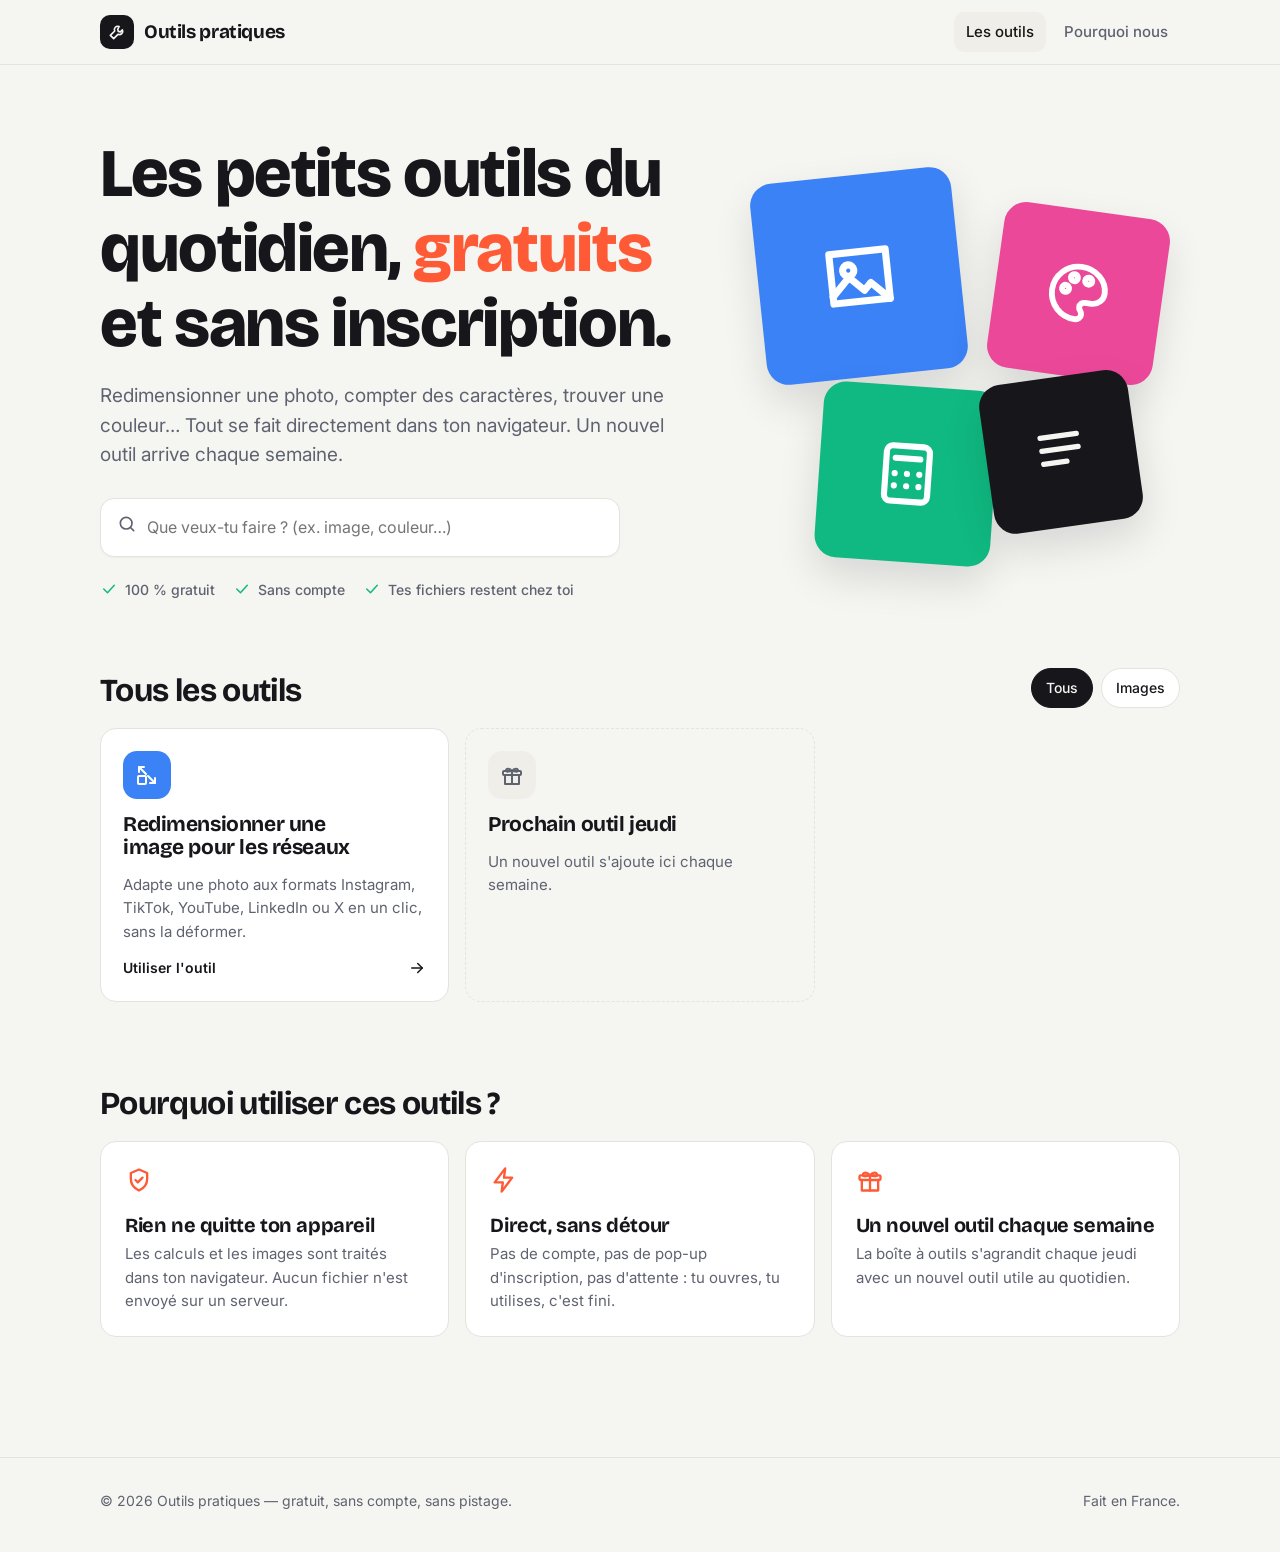
<file: index.html>
<!doctype html>
<html lang="fr">
<head>
<meta charset="utf-8">
<meta name="viewport" content="width=device-width,initial-scale=1">
<title>Outils pratiques — petits outils en ligne gratuits, sans inscription</title>
<meta name="description" content="Des outils en ligne gratuits pour le quotidien : images, texte, couleurs, calculs. Sans inscription, et rien n'est envoyé sur un serveur.">
<link rel="canonical" href="https://outils-pratiques.vercel.app/">
<meta property="og:title" content="Outils pratiques — gratuits et sans inscription">
<meta property="og:description" content="Des petits outils du quotidien qui marchent directement dans ton navigateur.">
<link rel="preconnect" href="https://fonts.googleapis.com"><link rel="preconnect" href="https://fonts.gstatic.com" crossorigin>
<link rel="stylesheet" href="https://fonts.googleapis.com/css2?family=Bricolage+Grotesque:opsz,wght@12..96,600;12..96,800&family=Inter:wght@400;500;600&display=swap">
<link rel="stylesheet" href="/assets/style.css">
<link rel="icon" href="data:image/svg+xml,%3Csvg xmlns='http://www.w3.org/2000/svg' viewBox='0 0 32 32'%3E%3Crect width='32' height='32' rx='8' fill='%2316161b'/%3E%3Cpath d='M19.3 7.3a5.3 5.3 0 0 0-7 7L5.3 21.3l5.4 5.4 7-7a5.3 5.3 0 0 0 7-7l-3.2 3.2-3.5-.8-.8-3.5z' fill='none' stroke='%23fff' stroke-width='2.4' stroke-linejoin='round'/%3E%3C/svg%3E">
</head>
<body>
<header class="site-head"><div class="wrap">
  <a class="logo" href="/"><span class="mark" data-icon="logo"></span>Outils pratiques</a>
  <nav><a href="/#outils" aria-current="page">Les outils</a><a href="/#pourquoi" class="hide-sm">Pourquoi nous</a></nav>
</div></header>

<main>
  <section class="wrap hero">
    <div>
      <h1>Les petits outils du quotidien, <em>gratuits</em> et sans inscription.</h1>
      <p>Redimensionner une photo, compter des caractères, trouver une couleur… Tout se fait directement dans ton navigateur. Un nouvel outil arrive chaque semaine.</p>
      <label class="search" for="q"><span data-icon="search"></span><input id="q" type="search" placeholder="Que veux-tu faire ? (ex. image, couleur…)" autocomplete="off"></label>
      <div class="trust">
        <span><span data-icon="check"></span>100 % gratuit</span>
        <span><span data-icon="check"></span>Sans compte</span>
        <span><span data-icon="check"></span>Tes fichiers restent chez toi</span>
      </div>
    </div>
    <div class="hero-art" aria-hidden="true">
      <div class="tile t1" data-icon="image"></div>
      <div class="tile t2" data-icon="couleurs"></div>
      <div class="tile t3" data-icon="calculs"></div>
      <div class="tile t4" data-icon="texte"></div>
    </div>
  </section>

  <section class="wrap section" id="outils">
    <div class="section-head">
      <h2>Tous les outils</h2>
      <div class="filters" id="filters"></div>
    </div>
    <div class="tools" id="tools">
      <noscript><a class="tool-card" href="/outils/redimensionner-image-reseaux/"><h3>Redimensionner une image pour les réseaux</h3></a></noscript>
    </div>
  </section>

  <section class="wrap section" id="pourquoi">
    <div class="section-head"><h2>Pourquoi utiliser ces outils ?</h2></div>
    <div class="why">
      <div><span data-icon="shield"></span><h3>Rien ne quitte ton appareil</h3><p>Les calculs et les images sont traités dans ton navigateur. Aucun fichier n'est envoyé sur un serveur.</p></div>
      <div><span data-icon="bolt"></span><h3>Direct, sans détour</h3><p>Pas de compte, pas de pop-up d'inscription, pas d'attente : tu ouvres, tu utilises, c'est fini.</p></div>
      <div><span data-icon="gift"></span><h3>Un nouvel outil chaque semaine</h3><p>La boîte à outils s'agrandit chaque jeudi avec un nouvel outil utile au quotidien.</p></div>
    </div>
  </section>
</main>

<footer class="site-foot"><div class="wrap">
  <span>© 2026 Outils pratiques — gratuit, sans compte, sans pistage.</span>
  <span>Fait en France.</span>
</div></footer>

<script src="/assets/icons.js"></script>
<script>
const CAT={images:"Images",texte:"Texte",couleurs:"Couleurs",calculs:"Calculs",productivite:"Productivité"};
const state={cat:"",q:"",list:[]};
const norm=s=>s.toLowerCase().normalize("NFD").replace(/[̀-ͯ]/g,"");
function render(){
  const recent=Date.now()-14*864e5;
  const items=state.list.filter(t=>(!state.cat||t.categorie===state.cat)&&(!state.q||norm(t.titre+" "+t.description+" "+(CAT[t.categorie]||"")).includes(state.q)));
  const el=document.getElementById("tools");
  el.innerHTML=items.map(t=>`<a class="tool-card" href="/outils/${t.slug}/">
      ${new Date(t.date).getTime()>recent?'<span class="badge">Nouveau</span>':''}
      <span class="ic" style="background:var(--c-${t.categorie})">${icon(t.icone||t.categorie)}</span>
      <h3></h3><p></p>
      <span class="go">Utiliser l'outil ${icon("arrow")}</span></a>`).join("")+
    (state.q||state.cat?"":`<div class="tool-card soon"><span class="ic">${icon("gift")}</span><h3>Prochain outil jeudi</h3><p>Un nouvel outil s'ajoute ici chaque semaine.</p></div>`);
  [...el.querySelectorAll("a.tool-card")].forEach((a,i)=>{a.querySelector("h3").textContent=items[i].titre;a.querySelector("p").textContent=items[i].description});
  if(!items.length)el.innerHTML='<p style="color:var(--muted)">Aucun outil ne correspond pour l\'instant.</p>';
}
function filters(){
  const used=[...new Set(state.list.map(t=>t.categorie))];
  const f=document.getElementById("filters");
  f.innerHTML=`<button class="chip" data-c="" aria-pressed="${!state.cat}">Tous</button>`+used.map(c=>`<button class="chip" data-c="${c}" aria-pressed="${state.cat===c}">${CAT[c]||c}</button>`).join("");
}
document.getElementById("filters").addEventListener("click",e=>{const b=e.target.closest("[data-c]");if(!b)return;state.cat=b.dataset.c;filters();render()});
document.getElementById("q").addEventListener("input",e=>{state.q=norm(e.target.value.trim());render()});
fetch("/tools.json").then(r=>r.json()).then(l=>{state.list=l.sort((a,b)=>b.date.localeCompare(a.date));filters();render()});
</script>
</body>
</html>
</file>
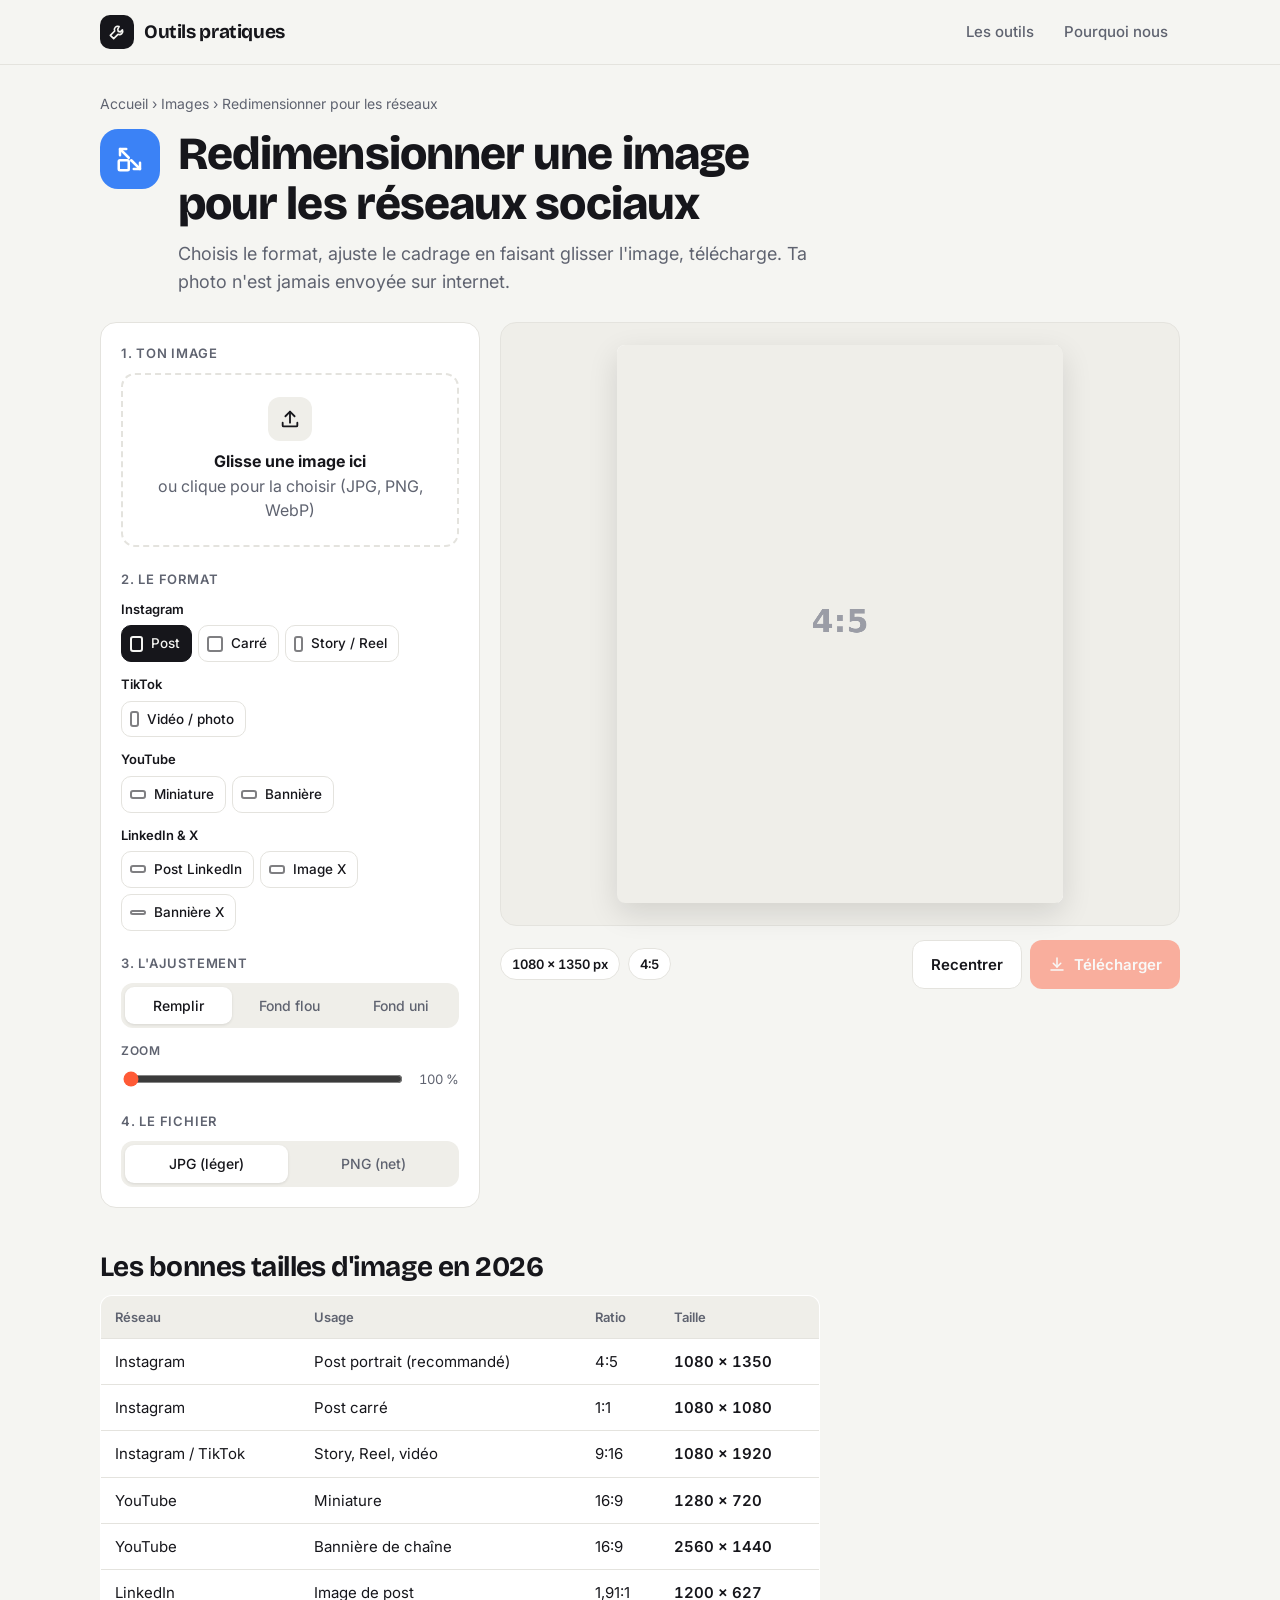
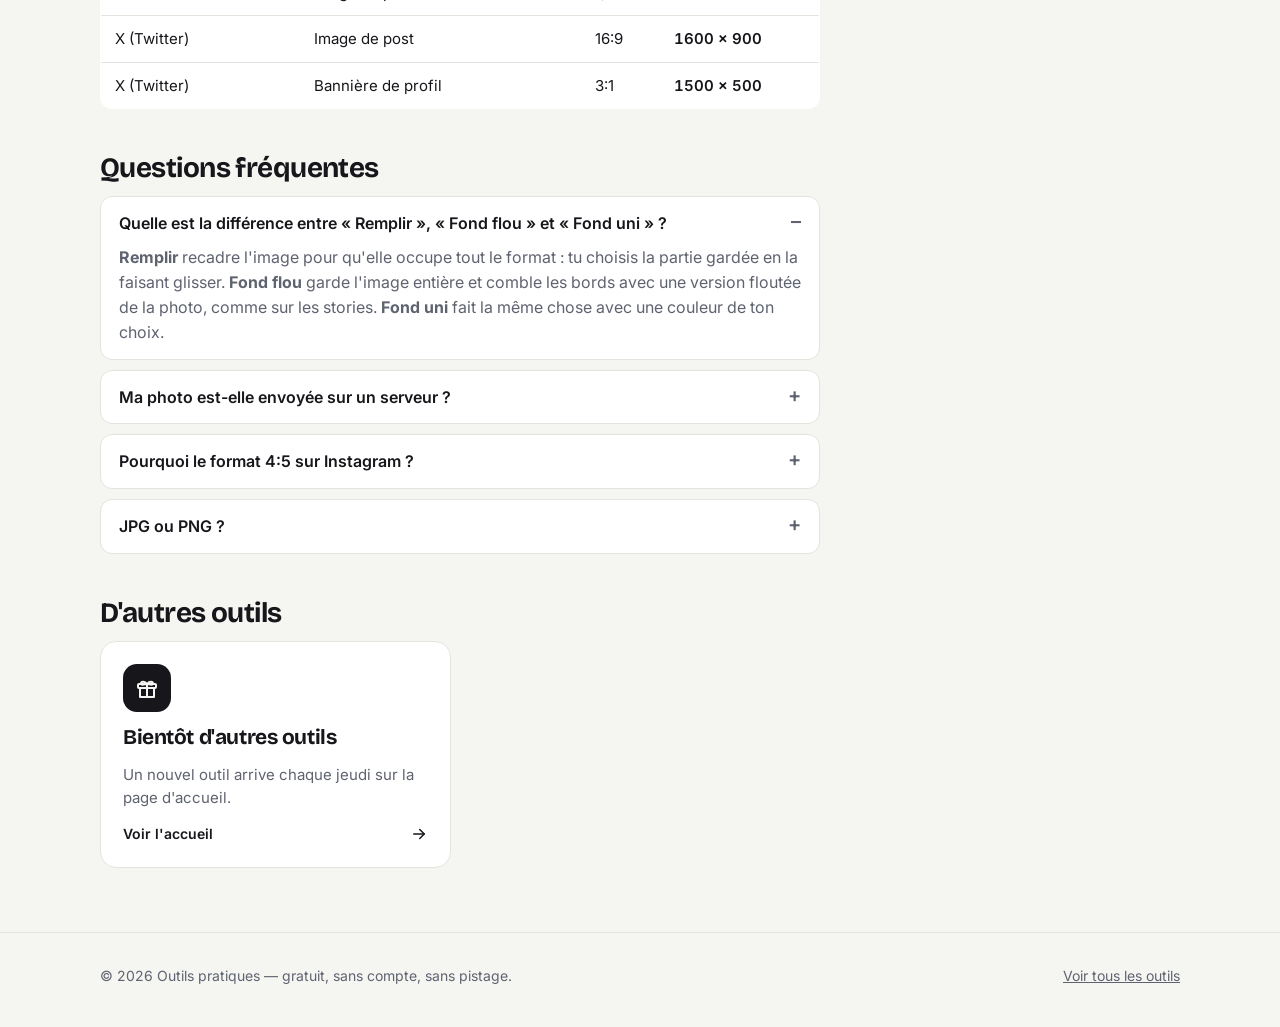
<file: outils/redimensionner-image-reseaux/index.html>
<!doctype html>
<html lang="fr">
<head>
<meta charset="utf-8">
<meta name="viewport" content="width=device-width,initial-scale=1">
<title>Redimensionner une image pour Instagram, TikTok, YouTube (gratuit) — Outils pratiques</title>
<meta name="description" content="Redimensionne une photo aux bons formats Instagram (post 4:5, story, Reel), TikTok, YouTube, LinkedIn et X. Recadrage réglable, fond flou ou couleur. Gratuit, sans inscription, sans envoi de fichier.">
<link rel="canonical" href="https://outils-pratiques.vercel.app/outils/redimensionner-image-reseaux/">
<link rel="preconnect" href="https://fonts.googleapis.com"><link rel="preconnect" href="https://fonts.gstatic.com" crossorigin>
<link rel="stylesheet" href="https://fonts.googleapis.com/css2?family=Bricolage+Grotesque:opsz,wght@12..96,600;12..96,800&family=Inter:wght@400;500;600&display=swap">
<link rel="stylesheet" href="/assets/style.css">
<link rel="icon" href="data:image/svg+xml,%3Csvg xmlns='http://www.w3.org/2000/svg' viewBox='0 0 32 32'%3E%3Crect width='32' height='32' rx='8' fill='%2316161b'/%3E%3Cpath d='M19.3 7.3a5.3 5.3 0 0 0-7 7L5.3 21.3l5.4 5.4 7-7a5.3 5.3 0 0 0 7-7l-3.2 3.2-3.5-.8-.8-3.5z' fill='none' stroke='%23fff' stroke-width='2.4' stroke-linejoin='round'/%3E%3C/svg%3E">
<style>
.drop{display:flex;flex-direction:column;align-items:center;gap:8px;text-align:center;border:2px dashed var(--line);border-radius:14px;padding:22px 16px;cursor:pointer;color:var(--muted);transition:border-color .15s,background .15s}
.drop:hover,.drop.on{border-color:var(--accent);background:var(--accent-soft)}
.drop .ic{width:44px;height:44px;border-radius:12px;background:var(--soft);display:grid;place-items:center;color:var(--ink)}
.drop .ic svg{width:22px;height:22px}
.drop b{color:var(--ink)}
.drop.has{flex-direction:row;text-align:left;padding:12px 14px;border-style:solid}
.drop.has .ic{width:44px;height:44px;overflow:hidden;padding:0}
.drop.has .ic img{width:100%;height:100%;object-fit:cover}
.group{margin-bottom:12px}
.group:last-child{margin-bottom:0}
.group > span{display:block;font-size:13px;font-weight:600;margin-bottom:6px}
.fmts{display:flex;flex-wrap:wrap;gap:6px}
.fmt{display:flex;align-items:center;gap:8px;font:inherit;font-size:13.5px;font-weight:500;padding:7px 11px 7px 8px;border-radius:10px;border:1px solid var(--line);background:var(--panel);color:var(--ink);cursor:pointer}
.fmt i{display:block;border:2px solid currentColor;border-radius:3px;opacity:.55}
.fmt[aria-pressed="true"]{background:var(--ink);color:var(--bg);border-color:var(--ink)}
.fmt[aria-pressed="true"] i{opacity:1}
.seg{display:grid;grid-template-columns:repeat(3,1fr);background:var(--soft);border-radius:12px;padding:4px;gap:4px}
.seg button{font:inherit;font-size:14px;font-weight:500;border:0;border-radius:9px;padding:8px 6px;background:none;color:var(--muted);cursor:pointer}
.seg button[aria-pressed="true"]{background:var(--panel);color:var(--ink);box-shadow:0 1px 3px rgb(0 0 0/.1)}
.swatches{display:flex;gap:8px;align-items:center;flex-wrap:wrap}
.sw{width:32px;height:32px;border-radius:50%;border:2px solid var(--line);cursor:pointer;padding:0}
.sw[aria-pressed="true"]{outline:3px solid var(--accent);outline-offset:2px}
.sw.custom{position:relative;overflow:hidden;background:conic-gradient(red,yellow,lime,cyan,blue,magenta,red)}
.sw.custom input{position:absolute;inset:0;opacity:0;cursor:pointer;width:100%;height:100%}
.zoom{display:flex;align-items:center;gap:10px}
.zoom input{flex:1;accent-color:var(--accent)}
.zoom output{font-variant-numeric:tabular-nums;font-size:13px;color:var(--muted);width:44px;text-align:right}
.stage{position:sticky;top:84px;display:flex;flex-direction:column;gap:14px}
.frame{background:var(--soft);border-radius:var(--radius);border:1px solid var(--line);padding:22px;display:grid;place-items:center;min-height:420px;position:relative}
.frame canvas{max-height:62vh;width:auto;max-width:100%;border-radius:8px;box-shadow:0 10px 30px rgb(0 0 0/.12);background:repeating-conic-gradient(#d9d9d4 0 25%,#fff 0 50%) 0 0/18px 18px;touch-action:none}
.frame canvas.drag{cursor:grab}
.frame canvas.drag:active{cursor:grabbing}
.hint{position:absolute;bottom:10px;left:50%;transform:translateX(-50%);font-size:12.5px;color:var(--muted);background:var(--panel);border:1px solid var(--line);padding:4px 10px;border-radius:999px;white-space:nowrap}
.bar{display:flex;align-items:center;justify-content:space-between;gap:12px;flex-wrap:wrap}
.meta{display:flex;gap:8px;flex-wrap:wrap}
.meta span{font-size:13px;font-weight:600;background:var(--panel);border:1px solid var(--line);border-radius:999px;padding:5px 11px;font-variant-numeric:tabular-nums}
.related{display:grid;grid-template-columns:repeat(auto-fill,minmax(260px,1fr));gap:14px}
</style>
</head>
<body>
<header class="site-head"><div class="wrap">
  <a class="logo" href="/"><span class="mark" data-icon="logo"></span>Outils pratiques</a>
  <nav><a href="/#outils">Les outils</a><a href="/#pourquoi" class="hide-sm">Pourquoi nous</a></nav>
</div></header>

<main class="wrap">
  <div class="crumbs"><a href="/">Accueil</a> › <a href="/#outils">Images</a> › Redimensionner pour les réseaux</div>
  <div class="tool-hero">
    <span class="ic" style="background:var(--c-images)" data-icon="resize"></span>
    <div>
      <h1>Redimensionner une image pour les réseaux sociaux</h1>
      <p>Choisis le format, ajuste le cadrage en faisant glisser l'image, télécharge. Ta photo n'est jamais envoyée sur internet.</p>
    </div>
  </div>

  <div class="app">
    <div class="panel controls">
      <div class="field">
        <span class="lbl">1. Ton image</span>
        <div class="drop" id="drop" tabindex="0" role="button" aria-label="Choisir une image">
          <span class="ic" id="thumb" data-icon="upload"></span>
          <span id="dropTxt"><b>Glisse une image ici</b><br>ou clique pour la choisir (JPG, PNG, WebP)</span>
        </div>
        <input type="file" id="file" accept="image/*" hidden>
      </div>

      <div class="field">
        <span class="lbl">2. Le format</span>
        <div id="formats"></div>
      </div>

      <div class="field">
        <span class="lbl">3. L'ajustement</span>
        <div class="seg" id="mode">
          <button type="button" data-m="cover" aria-pressed="true">Remplir</button>
          <button type="button" data-m="blur" aria-pressed="false">Fond flou</button>
          <button type="button" data-m="color" aria-pressed="false">Fond uni</button>
        </div>
        <div id="colorRow" style="margin-top:12px" hidden>
          <div class="swatches" id="swatches"></div>
        </div>
        <div style="margin-top:14px">
          <span class="lbl" style="margin-bottom:8px;font-size:12px">Zoom</span>
          <div class="zoom"><input type="range" id="zoom" min="100" max="300" value="100" aria-label="Zoom"><output id="zoomOut">100 %</output></div>
        </div>
      </div>

      <div class="field">
        <span class="lbl">4. Le fichier</span>
        <div class="seg" id="fmtOut" style="grid-template-columns:repeat(2,1fr)">
          <button type="button" data-f="jpeg" aria-pressed="true">JPG (léger)</button>
          <button type="button" data-f="png" aria-pressed="false">PNG (net)</button>
        </div>
      </div>
    </div>

    <div class="stage">
      <div class="frame">
        <canvas id="cv" width="1080" height="1350" aria-label="Aperçu de l'image redimensionnée"></canvas>
        <span class="hint" id="hint" hidden>Fais glisser l'image pour la recadrer</span>
      </div>
      <div class="bar">
        <div class="meta"><span id="dims">1080 × 1350 px</span><span id="ratio">4:5</span></div>
        <div style="display:flex;gap:8px">
          <button class="btn ghost" id="reset" type="button">Recentrer</button>
          <button class="btn" id="dl" type="button" disabled><span data-icon="download" style="width:18px;height:18px;display:inline-flex"></span>Télécharger</button>
        </div>
      </div>
    </div>
  </div>

  <div class="content">
    <h2>Les bonnes tailles d'image en 2026</h2>
    <div class="table-wrap"><table class="sizes">
      <thead><tr><th>Réseau</th><th>Usage</th><th>Ratio</th><th>Taille</th></tr></thead>
      <tbody>
        <tr><td>Instagram</td><td>Post portrait (recommandé)</td><td>4:5</td><td>1080 × 1350</td></tr>
        <tr><td>Instagram</td><td>Post carré</td><td>1:1</td><td>1080 × 1080</td></tr>
        <tr><td>Instagram / TikTok</td><td>Story, Reel, vidéo</td><td>9:16</td><td>1080 × 1920</td></tr>
        <tr><td>YouTube</td><td>Miniature</td><td>16:9</td><td>1280 × 720</td></tr>
        <tr><td>YouTube</td><td>Bannière de chaîne</td><td>16:9</td><td>2560 × 1440</td></tr>
        <tr><td>LinkedIn</td><td>Image de post</td><td>1,91:1</td><td>1200 × 627</td></tr>
        <tr><td>X (Twitter)</td><td>Image de post</td><td>16:9</td><td>1600 × 900</td></tr>
        <tr><td>X (Twitter)</td><td>Bannière de profil</td><td>3:1</td><td>1500 × 500</td></tr>
      </tbody>
    </table></div>

    <h2>Questions fréquentes</h2>
    <div class="faq">
      <details open><summary>Quelle est la différence entre « Remplir », « Fond flou » et « Fond uni » ?</summary><p><strong>Remplir</strong> recadre l'image pour qu'elle occupe tout le format : tu choisis la partie gardée en la faisant glisser. <strong>Fond flou</strong> garde l'image entière et comble les bords avec une version floutée de la photo, comme sur les stories. <strong>Fond uni</strong> fait la même chose avec une couleur de ton choix.</p></details>
      <details><summary>Ma photo est-elle envoyée sur un serveur ?</summary><p>Non. Tout le traitement se fait dans ton navigateur, sur ton appareil. L'image ne transite par aucun serveur et n'est stockée nulle part.</p></details>
      <details><summary>Pourquoi le format 4:5 sur Instagram ?</summary><p>Le format portrait 4:5 prend plus de place dans le fil que le carré, donc ta publication est plus visible quand quelqu'un fait défiler.</p></details>
      <details><summary>JPG ou PNG ?</summary><p>Le JPG est plus léger et suffit pour les photos. Le PNG garde une netteté parfaite, utile pour les visuels avec du texte ou des aplats de couleur.</p></details>
    </div>

    <h2>D'autres outils</h2>
  </div>
  <div class="related" id="related"></div>
</main>

<footer class="site-foot"><div class="wrap">
  <span>© 2026 Outils pratiques — gratuit, sans compte, sans pistage.</span>
  <a href="/">Voir tous les outils</a>
</div></footer>

<script src="/assets/icons.js"></script>
<script>
const $=id=>document.getElementById(id);
const FORMATS=[
  ["Instagram",[["Post","1080x1350","4:5"],["Carré","1080x1080","1:1"],["Story / Reel","1080x1920","9:16"]]],
  ["TikTok",[["Vidéo / photo","1080x1920","9:16"]]],
  ["YouTube",[["Miniature","1280x720","16:9"],["Bannière","2560x1440","16:9"]]],
  ["LinkedIn & X",[["Post LinkedIn","1200x627","1,91:1"],["Image X","1600x900","16:9"],["Bannière X","1500x500","3:1"]]]
];
const S={img:null,name:"image",w:1080,h:1350,ratio:"4:5",mode:"cover",color:"#ffffff",zoom:1,ox:0,oy:0,out:"jpeg"};
const cv=$("cv"),ctx=cv.getContext("2d");

$("formats").innerHTML=FORMATS.map(([g,list])=>`<div class="group"><span>${g}</span><div class="fmts">${list.map(([l,s,r])=>{
  const [w,h]=s.split("x").map(Number),k=16/Math.max(w,h);
  return `<button type="button" class="fmt" data-s="${s}" data-r="${r}" aria-pressed="${s==="1080x1350"&&l==="Post"}"><i style="width:${Math.round(w*k)}px;height:${Math.round(h*k)}px"></i>${l}</button>`}).join("")}</div></div>`).join("");
$("formats").addEventListener("click",e=>{const b=e.target.closest(".fmt");if(!b)return;
  document.querySelectorAll(".fmt").forEach(x=>x.setAttribute("aria-pressed",x===b));
  [S.w,S.h]=b.dataset.s.split("x").map(Number);S.ratio=b.dataset.r;S.ox=S.oy=0;draw()});

const SW=["#ffffff","#000000","#f5f5f2","#16161b","#ff5a36","#3b82f6"];
$("swatches").innerHTML=SW.map(c=>`<button type="button" class="sw" data-c="${c}" style="background:${c}" aria-label="Fond ${c}" aria-pressed="${c===S.color}"></button>`).join("")+
  `<label class="sw custom" aria-label="Autre couleur"><input type="color" id="custom" value="#ff5a36"></label>`;
$("swatches").addEventListener("click",e=>{const b=e.target.closest("[data-c]");if(!b)return;S.color=b.dataset.c;marks();draw()});
$("custom").addEventListener("input",e=>{S.color=e.target.value;marks();draw()});
function marks(){document.querySelectorAll(".sw[data-c]").forEach(x=>x.setAttribute("aria-pressed",x.dataset.c===S.color))}

$("mode").addEventListener("click",e=>{const b=e.target.closest("[data-m]");if(!b)return;S.mode=b.dataset.m;
  document.querySelectorAll("#mode button").forEach(x=>x.setAttribute("aria-pressed",x===b));$("colorRow").hidden=S.mode!=="color";S.ox=S.oy=0;draw()});
$("fmtOut").addEventListener("click",e=>{const b=e.target.closest("[data-f]");if(!b)return;S.out=b.dataset.f;
  document.querySelectorAll("#fmtOut button").forEach(x=>x.setAttribute("aria-pressed",x===b))});
$("zoom").addEventListener("input",e=>{S.zoom=e.target.value/100;$("zoomOut").textContent=e.target.value+" %";draw()});
$("reset").onclick=()=>{S.ox=S.oy=0;S.zoom=1;$("zoom").value=100;$("zoomOut").textContent="100 %";draw()};

function geom(){
  const {w,h,img}=S;
  const base=S.mode==="cover"?Math.max(w/img.width,h/img.height):Math.min(w/img.width,h/img.height);
  const s=base*S.zoom,dw=img.width*s,dh=img.height*s;
  const mx=Math.max(0,(dw-w)/2),my=Math.max(0,(dh-h)/2);
  S.ox=Math.max(-mx,Math.min(mx,S.ox));S.oy=Math.max(-my,Math.min(my,S.oy));
  return {dw,dh,x:(w-dw)/2+S.ox,y:(h-dh)/2+S.oy,mx,my};
}
function draw(){
  cv.width=S.w;cv.height=S.h;
  $("dims").textContent=S.w+" × "+S.h+" px";$("ratio").textContent=S.ratio;
  if(!S.img){ctx.fillStyle="#efeee9";ctx.fillRect(0,0,S.w,S.h);ctx.fillStyle="#9b9da6";ctx.font="600 "+Math.round(Math.min(S.w,S.h)/14)+"px Inter,system-ui";ctx.textAlign="center";ctx.textBaseline="middle";ctx.fillText(S.ratio,S.w/2,S.h/2);return}
  ctx.imageSmoothingQuality="high";
  if(S.mode==="blur"){
    const k=Math.max(S.w/S.img.width,S.h/S.img.height);
    ctx.save();ctx.filter="blur("+Math.round(Math.max(S.w,S.h)/40)+"px) brightness(.9)";
    ctx.drawImage(S.img,(S.w-S.img.width*k)/2-40,(S.h-S.img.height*k)/2-40,S.img.width*k+80,S.img.height*k+80);ctx.restore();
  }else{ctx.fillStyle=S.color;ctx.fillRect(0,0,S.w,S.h)}
  const g=geom();
  ctx.drawImage(S.img,g.x,g.y,g.dw,g.dh);
  const movable=g.mx>0||g.my>0;cv.classList.toggle("drag",movable);$("hint").hidden=!movable;
}
function load(f){
  if(!f||!f.type.startsWith("image/"))return;
  S.name=f.name.replace(/\.[^.]+$/,"").replace(/[^\w-]+/g,"-").slice(0,40)||"image";
  const r=new FileReader();
  r.onload=e=>{const i=new Image();i.onload=()=>{S.img=i;S.ox=S.oy=0;$("dl").disabled=false;
    $("drop").classList.add("has");$("thumb").innerHTML=`<img src="${e.target.result}" alt="">`;
    $("dropTxt").innerHTML=`<b></b><br>${i.width} × ${i.height} px · cliquer pour changer`;$("dropTxt").querySelector("b").textContent=f.name;draw()};i.src=e.target.result};
  r.readAsDataURL(f);
}
$("drop").onclick=()=>$("file").click();
$("drop").onkeydown=e=>{if(e.key==="Enter"||e.key===" "){e.preventDefault();$("file").click()}};
$("file").onchange=e=>load(e.target.files[0]);
["dragover","dragenter"].forEach(ev=>document.addEventListener(ev,e=>{e.preventDefault();$("drop").classList.add("on")}));
["dragleave","drop"].forEach(ev=>document.addEventListener(ev,e=>{e.preventDefault();$("drop").classList.remove("on")}));
document.addEventListener("drop",e=>load(e.dataTransfer.files[0]));
document.addEventListener("paste",e=>{const it=[...(e.clipboardData?.items||[])].find(x=>x.type.startsWith("image/"));if(it)load(it.getAsFile())});

// Recadrage à la souris / au doigt
let drag=null;
cv.addEventListener("pointerdown",e=>{if(!S.img)return;const r=cv.getBoundingClientRect();drag={x:e.clientX,y:e.clientY,ox:S.ox,oy:S.oy,k:S.w/r.width};cv.setPointerCapture(e.pointerId)});
cv.addEventListener("pointermove",e=>{if(!drag)return;S.ox=drag.ox+(e.clientX-drag.x)*drag.k;S.oy=drag.oy+(e.clientY-drag.y)*drag.k;draw()});
["pointerup","pointercancel"].forEach(ev=>cv.addEventListener(ev,()=>drag=null));

$("dl").onclick=()=>{
  const type=S.out==="png"?"image/png":"image/jpeg";
  cv.toBlob(b=>{const a=document.createElement("a");a.href=URL.createObjectURL(b);a.download=`${S.name}-${S.w}x${S.h}.${S.out==="png"?"png":"jpg"}`;document.body.appendChild(a);a.click();a.remove();setTimeout(()=>URL.revokeObjectURL(a.href),3000)},type,.92);
};
draw();

fetch("/tools.json").then(r=>r.json()).then(l=>{
  const others=l.filter(t=>t.slug!=="redimensionner-image-reseaux").slice(0,3);
  const el=$("related");
  if(!others.length){el.innerHTML='<a class="tool-card" href="/"><span class="ic" style="background:var(--ink);color:var(--bg)">'+icon("gift")+'</span><h3>Bientôt d\'autres outils</h3><p>Un nouvel outil arrive chaque jeudi sur la page d\'accueil.</p><span class="go">Voir l\'accueil '+icon("arrow")+'</span></a>';return}
  el.innerHTML=others.map(t=>`<a class="tool-card" href="/outils/${t.slug}/"><span class="ic" style="background:var(--c-${t.categorie})">${icon(t.icone||t.categorie)}</span><h3></h3><p></p><span class="go">Utiliser l'outil ${icon("arrow")}</span></a>`).join("");
  [...el.children].forEach((a,i)=>{a.querySelector("h3").textContent=others[i].titre;a.querySelector("p").textContent=others[i].description});
});
</script>
</body>
</html>
</file>
<file: assets/style.css>
/* Outils pratiques — feuille de style commune
   Titres : Bricolage Grotesque · texte : Inter · accent : orange tomate */
:root{
  --bg:#f5f5f2; --panel:#ffffff; --ink:#16161b; --muted:#5f6370; --line:#e4e3de; --soft:#efeee9;
  --accent:#ff5a36; --accent-ink:#c2361a; --accent-soft:#ffe9e3;
  --c-images:#3b82f6; --c-texte:#8b5cf6; --c-couleurs:#ec4899; --c-calculs:#10b981; --c-productivite:#f59e0b;
  --display:"Bricolage Grotesque","Inter",system-ui,sans-serif;
  --sans:"Inter",system-ui,-apple-system,"Segoe UI",Roboto,sans-serif;
  --radius:16px;
}
@media (prefers-color-scheme:dark){:root{
  --bg:#111114; --panel:#1a1a1f; --ink:#f1f1ef; --muted:#a2a4ad; --line:#2a2a31; --soft:#202027;
  --accent:#ff7253; --accent-ink:#ff8c71; --accent-soft:#3a1d16; color-scheme:dark}}
*{box-sizing:border-box}
html{scroll-behavior:smooth}
html,body{margin:0}
body{background:var(--bg);color:var(--ink);font-family:var(--sans);font-size:16px;line-height:1.55;-webkit-font-smoothing:antialiased}
a{color:inherit}
img,svg,canvas{max-width:100%}
.wrap{max-width:1120px;margin:0 auto;padding-inline:max(20px,env(safe-area-inset-left))}
h1,h2,h3{font-family:var(--display);letter-spacing:-.02em;line-height:1.1;text-wrap:balance;margin:0}
:focus-visible{outline:3px solid var(--accent);outline-offset:2px;border-radius:6px}

/* En-tête */
.site-head{position:sticky;top:0;z-index:10;background:color-mix(in srgb,var(--bg) 88%,transparent);backdrop-filter:blur(10px);border-bottom:1px solid var(--line)}
.site-head .wrap{display:flex;align-items:center;justify-content:space-between;height:64px;gap:16px}
.logo{display:flex;align-items:center;gap:10px;text-decoration:none;font-family:var(--display);font-weight:700;font-size:19px;letter-spacing:-.02em}
.logo .mark{width:34px;height:34px;border-radius:10px;background:var(--ink);color:var(--bg);display:grid;place-items:center}
.logo .mark svg{width:20px;height:20px}
.site-head nav{display:flex;gap:6px}
.site-head nav a{text-decoration:none;font-weight:500;font-size:15px;padding:8px 12px;border-radius:10px;color:var(--muted)}
.site-head nav a:hover,.site-head nav a[aria-current]{color:var(--ink);background:var(--soft)}

/* Boutons, puces */
.btn{display:inline-flex;align-items:center;justify-content:center;gap:8px;font:inherit;font-weight:600;font-size:15px;border:0;border-radius:12px;padding:12px 18px;background:var(--accent);color:#fff;cursor:pointer;text-decoration:none;transition:transform .15s,box-shadow .15s}
.btn:hover{transform:translateY(-1px);box-shadow:0 6px 18px color-mix(in srgb,var(--accent) 35%,transparent)}
.btn:disabled{opacity:.45;cursor:not-allowed;transform:none;box-shadow:none}
.btn.ghost{background:var(--panel);color:var(--ink);border:1px solid var(--line)}
.btn.ghost:hover{box-shadow:none;border-color:var(--ink)}
.chip{display:inline-flex;align-items:center;gap:6px;font:inherit;font-size:14px;font-weight:500;padding:8px 14px;border-radius:999px;border:1px solid var(--line);background:var(--panel);color:var(--ink);cursor:pointer}
.chip[aria-pressed="true"]{background:var(--ink);color:var(--bg);border-color:var(--ink)}
.badge{font-size:12px;font-weight:600;padding:3px 9px;border-radius:999px;background:var(--accent-soft);color:var(--accent-ink)}

/* Accueil */
.hero{padding-block:72px 40px;display:grid;grid-template-columns:minmax(0,1.25fr) minmax(0,1fr);gap:48px;align-items:center}
.hero h1{font-size:clamp(40px,6vw,68px);font-weight:800}
.hero h1 em{font-style:normal;color:var(--accent)}
.hero p{font-size:19px;color:var(--muted);max-width:52ch;margin:20px 0 28px}
.search{display:flex;align-items:center;gap:10px;background:var(--panel);border:1px solid var(--line);border-radius:14px;padding:6px 6px 6px 16px;max-width:520px;box-shadow:0 1px 2px rgb(0 0 0/.04)}
.search svg{width:20px;height:20px;color:var(--muted);flex-shrink:0}
.search input{flex:1;min-width:0;border:0;background:none;font:inherit;font-size:16px;color:var(--ink);padding:10px 0}
.search input:focus{outline:none}
.search:focus-within{border-color:var(--ink)}
.trust{display:flex;flex-wrap:wrap;gap:18px;margin-top:22px;color:var(--muted);font-size:14px;font-weight:500}
.trust span{display:flex;align-items:center;gap:7px}
.trust svg{width:18px;height:18px;color:var(--c-calculs)}
.hero-art{position:relative;aspect-ratio:1/1;max-width:440px;justify-self:end;width:100%}
.hero-art .tile{position:absolute;border-radius:22px;display:grid;place-items:center;color:#fff;box-shadow:0 18px 40px rgb(0 0 0/.12)}
.hero-art .tile svg{width:42%;height:42%}
.t1{width:46%;height:46%;left:4%;top:6%;background:var(--c-images);transform:rotate(-6deg)}
.t2{width:38%;height:38%;right:4%;top:14%;background:var(--c-couleurs);transform:rotate(8deg)}
.t3{width:40%;height:40%;left:18%;bottom:6%;background:var(--c-calculs);transform:rotate(4deg)}
.t4{width:34%;height:34%;right:10%;bottom:14%;background:var(--ink);color:var(--bg)!important;transform:rotate(-8deg)}
.section{padding-block:28px 56px}
.section-head{display:flex;justify-content:space-between;align-items:end;gap:16px;flex-wrap:wrap;margin-bottom:20px}
.section-head h2{font-size:32px}
.filters{display:flex;flex-wrap:wrap;gap:8px}
.tools{display:grid;grid-template-columns:repeat(auto-fill,minmax(300px,1fr));gap:16px}
.tool-card{position:relative;display:flex;flex-direction:column;gap:14px;background:var(--panel);border:1px solid var(--line);border-radius:var(--radius);padding:22px;text-decoration:none;transition:transform .15s,box-shadow .15s,border-color .15s}
.tool-card:hover{transform:translateY(-3px);box-shadow:0 14px 34px rgb(0 0 0/.08);border-color:transparent}
.tool-card .ic{width:48px;height:48px;border-radius:14px;display:grid;place-items:center;color:#fff}
.tool-card .ic svg{width:24px;height:24px}
.tool-card h3{font-size:21px}
.tool-card p{margin:0;color:var(--muted);font-size:15px}
.tool-card .go{margin-top:auto;display:flex;justify-content:space-between;align-items:center;font-weight:600;font-size:14px}
.tool-card .go svg{width:18px;height:18px;transition:transform .15s}
.tool-card:hover .go svg{transform:translateX(4px)}
.tool-card .badge{position:absolute;top:18px;right:18px}
.tool-card.soon{border-style:dashed;background:transparent;pointer-events:none}
.tool-card.soon .ic{background:var(--soft)!important;color:var(--muted)}
.why{display:grid;grid-template-columns:repeat(3,minmax(0,1fr));gap:16px}
.why div{background:var(--panel);border:1px solid var(--line);border-radius:var(--radius);padding:24px}
.why svg{width:28px;height:28px;color:var(--accent)}
.why h3{font-size:20px;margin:14px 0 6px}
.why p{margin:0;color:var(--muted);font-size:15px}

/* Page outil */
.crumbs{font-size:14px;color:var(--muted);padding-top:28px}
.crumbs a{text-decoration:none}
.crumbs a:hover{color:var(--ink)}
.tool-hero{padding-block:14px 26px;display:flex;gap:18px;align-items:flex-start}
.tool-hero .ic{width:60px;height:60px;border-radius:18px;display:grid;place-items:center;color:#fff;flex-shrink:0}
.tool-hero .ic svg{width:30px;height:30px}
.tool-hero h1{font-size:clamp(30px,4.4vw,46px);font-weight:800}
.tool-hero p{margin:10px 0 0;font-size:18px;color:var(--muted);max-width:62ch}
.app{display:grid;grid-template-columns:380px minmax(0,1fr);gap:20px;align-items:start}
.panel{background:var(--panel);border:1px solid var(--line);border-radius:var(--radius);padding:20px}
.controls{display:flex;flex-direction:column;gap:22px}
.lbl{display:block;font-size:13px;font-weight:600;color:var(--muted);text-transform:uppercase;letter-spacing:.06em;margin-bottom:10px}
.content{max-width:72ch}
.content h2{font-size:28px;margin:44px 0 12px}
.content p,.content li{color:var(--muted)}
.faq details{background:var(--panel);border:1px solid var(--line);border-radius:12px;padding:14px 18px;margin-bottom:10px}
.faq summary{cursor:pointer;font-weight:600;list-style:none;display:flex;justify-content:space-between;gap:12px}
.faq summary::after{content:"+";font-size:20px;line-height:1;color:var(--muted)}
.faq details[open] summary::after{content:"–"}
.faq p{margin:10px 0 0}
table.sizes{width:100%;border-collapse:collapse;background:var(--panel);border:1px solid var(--line);border-radius:12px;overflow:hidden;font-size:15px}
table.sizes th,table.sizes td{text-align:left;padding:11px 14px;border-bottom:1px solid var(--line)}
table.sizes th{font-size:13px;color:var(--muted);font-weight:600;background:var(--soft)}
table.sizes td:last-child{font-variant-numeric:tabular-nums;font-weight:600;white-space:nowrap}
.table-wrap{overflow-x:auto}

/* Pied de page */
footer.site-foot{margin-top:64px;border-top:1px solid var(--line);padding-block:32px 40px;color:var(--muted);font-size:14px}
footer.site-foot .wrap{display:flex;justify-content:space-between;gap:16px;flex-wrap:wrap}

@media (max-width:900px){
  .hero{grid-template-columns:minmax(0,1fr);padding-top:44px}
  .hero-art{display:none}
  .why{grid-template-columns:minmax(0,1fr)}
  .app{grid-template-columns:minmax(0,1fr)}
}
@media (max-width:520px){
  .site-head nav a.hide-sm{display:none}
  .tool-hero{flex-direction:column}
}
@media (prefers-reduced-motion:reduce){*{transition:none!important;scroll-behavior:auto!important}}
</file>
